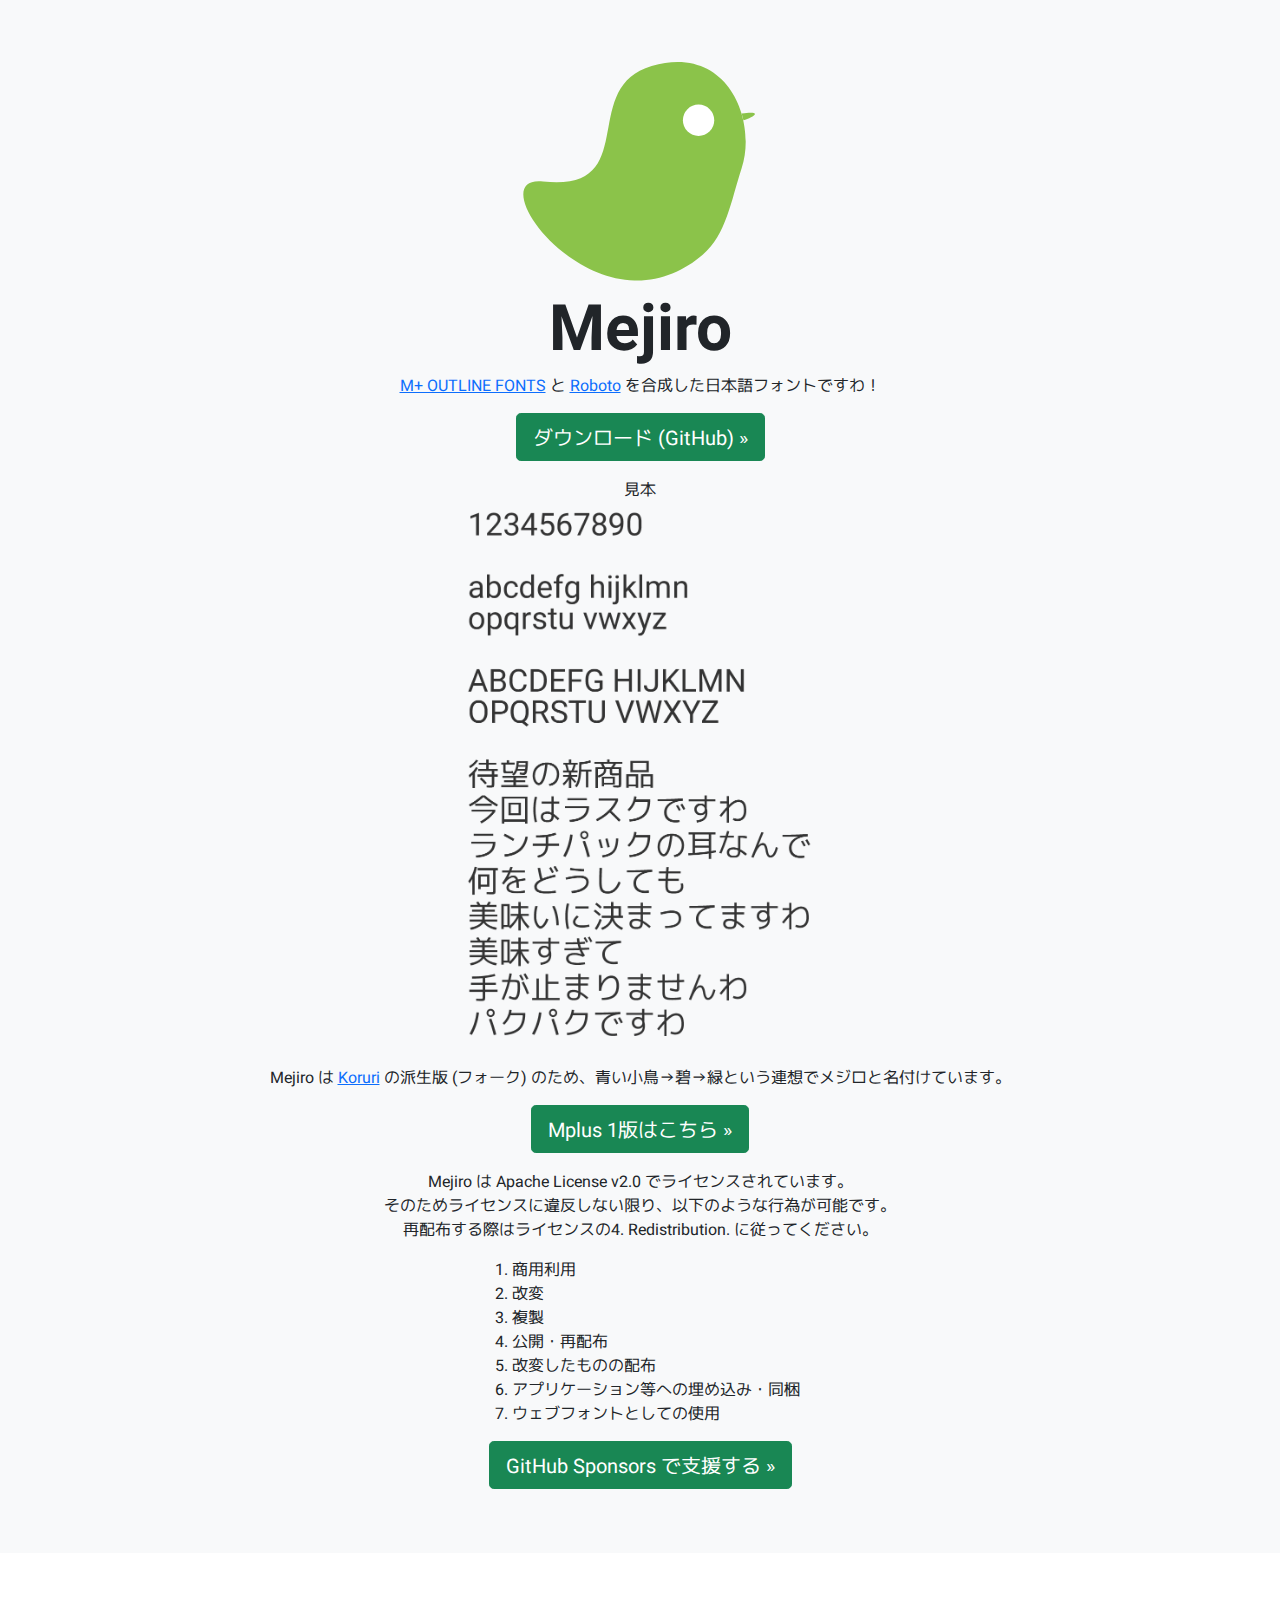
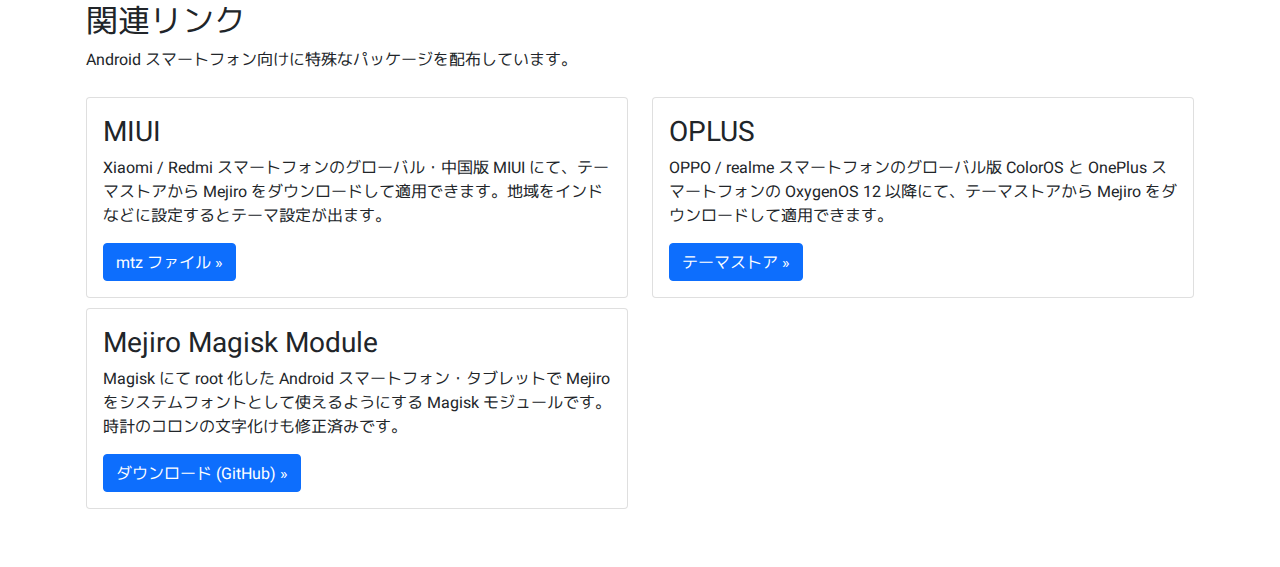
<file: index.html>
<!DOCTYPE html>
<html lang="ja">
<head>
	<meta charset="utf-8">
	<title>Mejiro - M+ FONTS と Roboto を掛け合わせた日本語フォント</title>
	<meta name="viewport" content="width=device-width, initial-scale=1, shrink-to-fit=no">
	<meta name="description" content="Mejiro は M+ FONTS と Roboto を掛け合わせた日本語フォントです。">
	<link rel="preconnect"
	href="https://fonts.gstatic.com"
	crossorigin />
	<link rel="preload"
	as="style"
	href="https://fonts.googleapis.com/css2?family=M+PLUS+1p:wght@400&family=Roboto:wght@400&display=swap" />
	<link rel="stylesheet"
	href="https://fonts.googleapis.com/css2?family=M+PLUS+1p:wght@400&family=Roboto:wght@400&display=swap"
	media="print" onload="this.media='all'" />
	<link href="css/bootstrap.min.css" rel="stylesheet">
	<link href="css/style.css?date=20210726" rel="stylesheet">
	<link rel="icon" href="img/mejiro.svg">
</head>

<body>
	<main role="main">
		<div class="jumbotron bg-light text-center">
			<div class="container">
				<img src="img/mejiro.svg" alt="logo" width="240px">
				<h1 class="mejiro">Mejiro</h1>
				<p class="desc"><a href="http://mplus-fonts.osdn.jp/">M+ OUTLINE FONTS</a> と <a href="https://fonts.google.com/specimen/Roboto">Roboto</a> を合成した日本語フォントですわ！</p>
				<p class="desc"><a class="btn btn-success btn-lg" href="https://github.com/AndroPlus-org/Mejiro/releases" role="button">ダウンロード (GitHub) &raquo;</a></p>

				<p class="desc">見本<br /><img src="img/font.png" alt="サンプルテキストですわ" id="sample"></p>

				<p class="desc">Mejiro は <a href="https://koruri.github.io">Koruri</a> の派生版 (フォーク) のため、青い小鳥→碧→緑という連想でメジロと名付けています。</p>

				<p class="desc"><a class="btn btn-success btn-lg" href="/mc.html" role="button">Mplus 1版はこちら &raquo;</a></p>

				<p class="desc">Mejiro は Apache License v2.0 でライセンスされています。<br />
				そのためライセンスに違反しない限り、以下のような行為が可能です。<br />
				再配布する際はライセンスの4. Redistribution. に従ってください。</p>
				<ol>
					<li>商用利用</li>
					<li>改変</li>
					<li>複製</li>
					<li>公開・再配布</li>
					<li>改変したものの配布</li>
					<li>アプリケーション等への埋め込み・同梱</li>
					<li>ウェブフォントとしての使用</li>
				</ol>

				<p class="desc"><a class="btn btn-success btn-lg" href="https://github.com/sponsors/AndroPlus-org?frequency=one-time" role="button">GitHub Sponsors で支援する &raquo;</a></p>
			</div>
		</div>

		<div class="container">
			<div class="row">
				<div class="col-12">
				<h2>関連リンク</h2>
				<p>Android スマートフォン向けに特殊なパッケージを配布しています。</p>
				</div>
				
				<div class="col-md-6 col-sm-12">
					<div class="card">
						<div class="card-body">
							<h3 class="card-title">MIUI</h3>
							<p class="card-text">Xiaomi / Redmi スマートフォンのグローバル・中国版 MIUI にて、テーマストアから Mejiro をダウンロードして適用できます。地域をインドなどに設定するとテーマ設定が出ます。</p>
							<a href="bin/Mejiro.mtz" class="btn btn-primary">mtz ファイル &raquo;</a>
						</div>
					</div>

					<div class="card">
						<div class="card-body">
							<h3 class="card-title">Mejiro Magisk Module</h3>
							<p class="card-text">Magisk にて root 化した Android スマートフォン・タブレットで Mejiro をシステムフォントとして使えるようにする Magisk モジュールです。時計のコロンの文字化けも修正済みです。</p>
							<a href="https://github.com/AndroPlus-org/magisk-module-mejiro-font/releases" class="btn btn-primary">ダウンロード (GitHub) &raquo;</a>
						</div>
					</div>
				</div>

				<div class="col-md-6 col-sm-12">
					<div class="card">
						<div class="card-body">
							<h3 class="card-title">OPLUS</h3>
							<p class="card-text">OPPO / realme スマートフォンのグローバル版 ColorOS と OnePlus スマートフォンの OxygenOS 12 以降にて、テーマストアから Mejiro をダウンロードして適用できます。</p>
							<a href="https://actimg.heytapimg.com/cdo-activity/202102/20/themedetails/index.html?masterId=4057685&region=JP" class="btn btn-primary">テーマストア &raquo;</a>
						</div>
					</div>
				</div>
			</div>
		</div>

	</main>
</body>
</html>
</file>
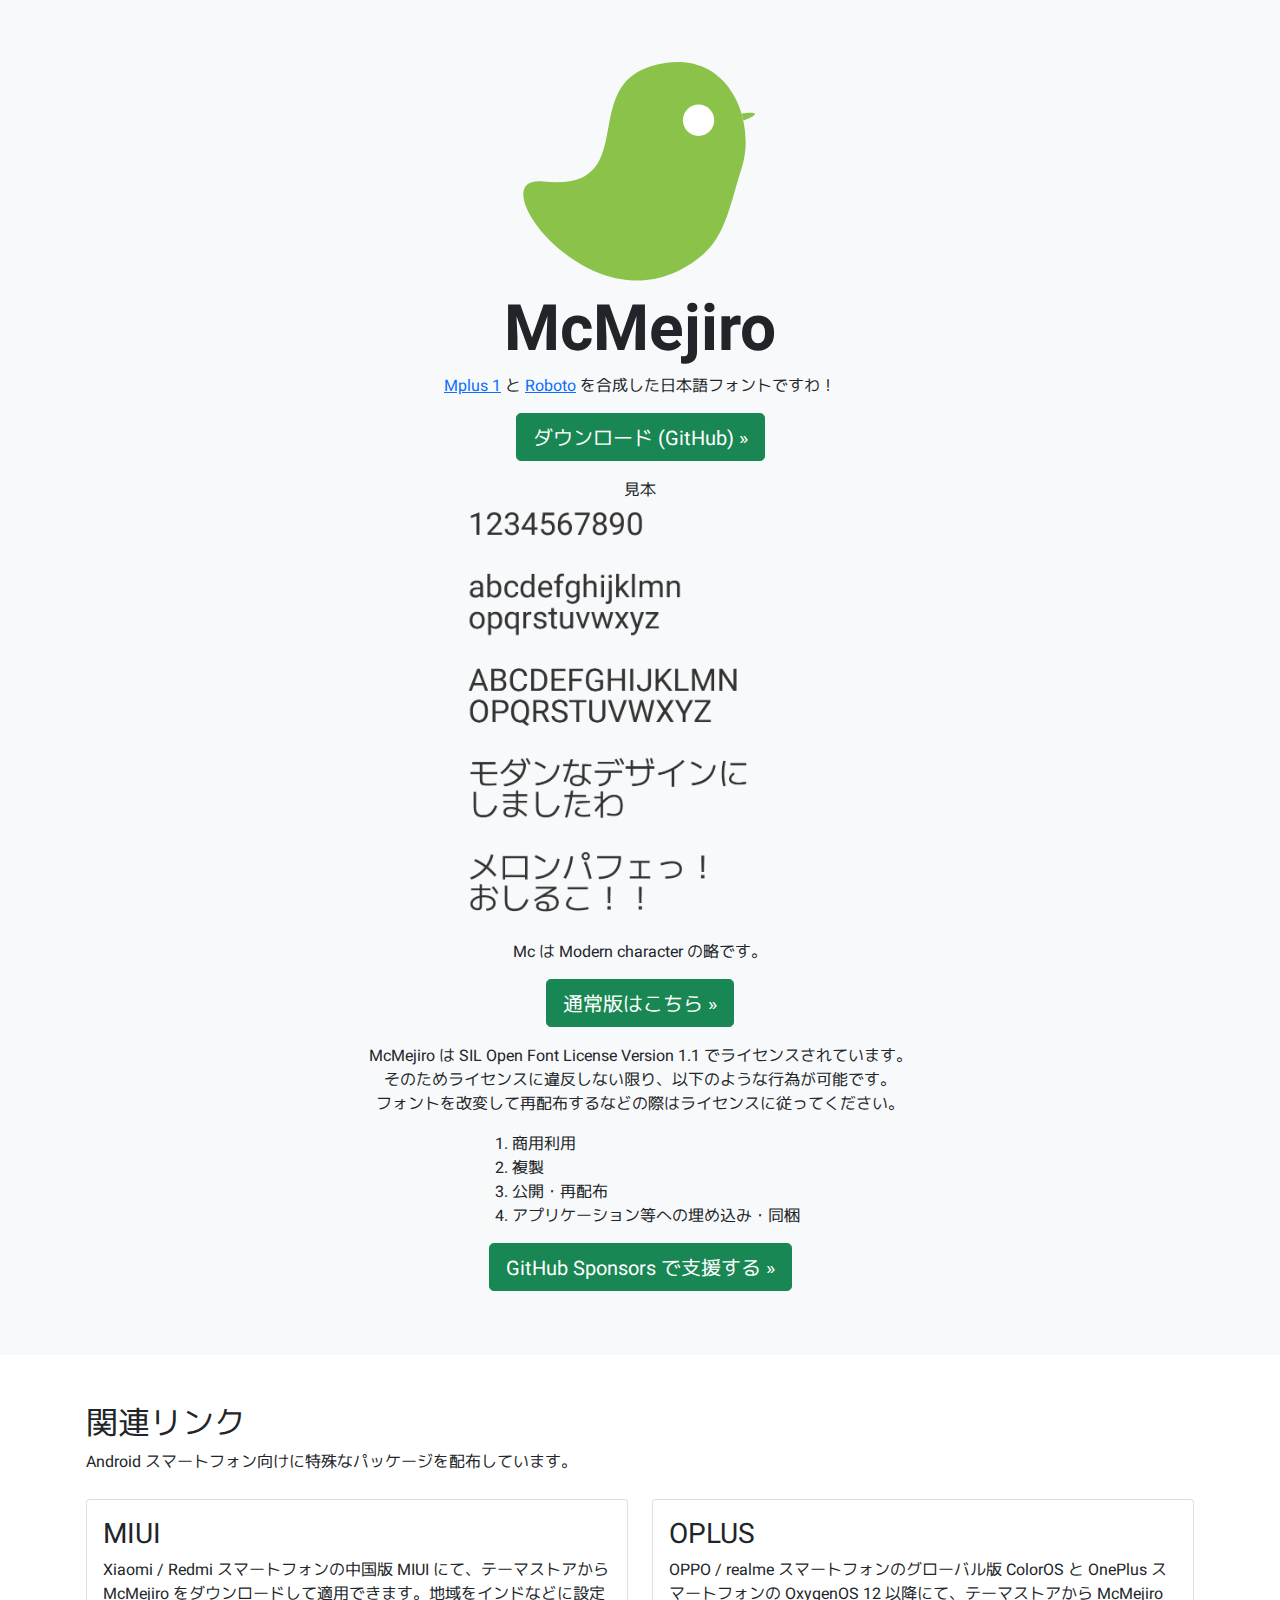
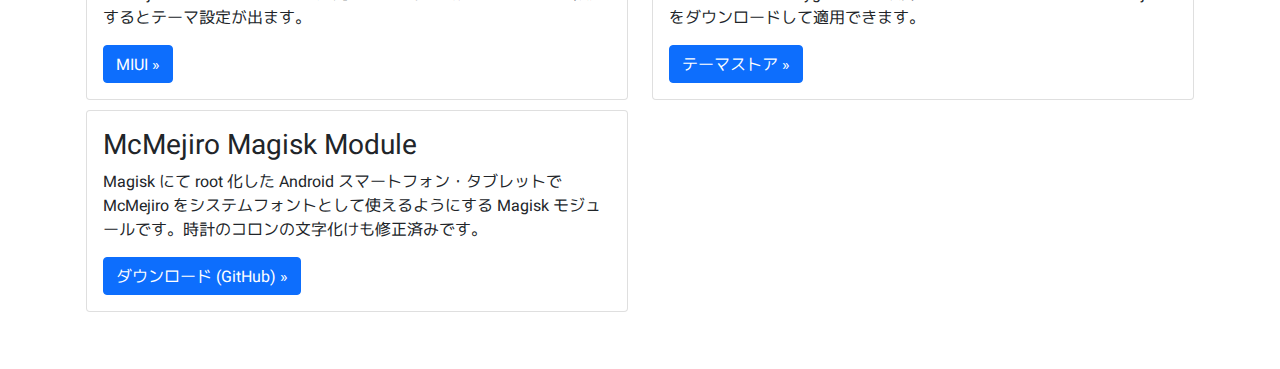
<file: mc.html>
<!DOCTYPE html>
<html lang="ja">
<head>
	<meta charset="utf-8">
	<title>McMejiro - Mplus 1 と Roboto を掛け合わせた日本語フォント</title>
	<meta name="viewport" content="width=device-width, initial-scale=1, shrink-to-fit=no">
	<meta name="description" content="McMejiro は Mplus 1 と Roboto を掛け合わせた日本語フォントです。">
	<link rel="preconnect"
	href="https://fonts.gstatic.com"
	crossorigin />
	<link rel="preload"
	as="style"
	href="https://fonts.googleapis.com/css2?family=M+PLUS+1p:wght@400&family=Roboto:wght@400&display=swap" />
	<link rel="stylesheet"
	href="https://fonts.googleapis.com/css2?family=M+PLUS+1p:wght@400&family=Roboto:wght@400&display=swap"
	media="print" onload="this.media='all'" />
	<link href="css/bootstrap.min.css" rel="stylesheet">
	<link href="css/style.css?date=20210726" rel="stylesheet">
	<link rel="icon" href="img/mejiro.svg">
</head>

<body>
	<main role="main">
		<div class="jumbotron bg-light text-center">
			<div class="container">
				<img src="img/mejiro.svg" alt="logo" width="240px">
				<h1 class="mejiro">McMejiro</h1>
				<p class="desc"><a href="https://github.com/coz-m/MPLUS_FONTS">Mplus 1</a> と <a href="https://fonts.google.com/specimen/Roboto">Roboto</a> を合成した日本語フォントですわ！</p>
				<p class="desc"><a class="btn btn-success btn-lg" href="https://github.com/AndroPlus-org/McMejiro/releases" role="button">ダウンロード (GitHub) &raquo;</a></p>

				<p class="desc">見本<br /><img src="img/font-mc.png" alt="サンプルテキストですわ" id="sample"></p>

				<p class="desc">Mc は Modern character の略です。</p>

				<p class="desc"><a class="btn btn-success btn-lg" href="/" role="button">通常版はこちら &raquo;</a></p>

				<p class="desc">McMejiro は SIL Open Font License Version 1.1 でライセンスされています。<br />
				そのためライセンスに違反しない限り、以下のような行為が可能です。<br />
				フォントを改変して再配布するなどの際はライセンスに従ってください。</p>
				<ol>
					<li>商用利用</li>
					<li>複製</li>
					<li>公開・再配布</li>
					<li>アプリケーション等への埋め込み・同梱</li>
				</ol>

				<p class="desc"><a class="btn btn-success btn-lg" href="https://github.com/sponsors/AndroPlus-org?frequency=one-time" role="button">GitHub Sponsors で支援する &raquo;</a></p>
			</div>
		</div>

		<div class="container">
			<div class="row">
				<div class="col-12">
				<h2>関連リンク</h2>
				<p>Android スマートフォン向けに特殊なパッケージを配布しています。</p>
				</div>
				
				<div class="col-md-6 col-sm-12">
					<div class="card">
						<div class="card-body">
							<h3 class="card-title">MIUI</h3>
							<p class="card-text">Xiaomi / Redmi スマートフォンの中国版 MIUI にて、テーマストアから McMejiro をダウンロードして適用できます。地域をインドなどに設定するとテーマ設定が出ます。</p>
							<a href="https://global.miui.com/en" class="btn btn-primary">MIUI &raquo;</a>
						</div>
					</div>
					
					<div class="card">
						<div class="card-body">
							<h3 class="card-title">McMejiro Magisk Module</h3>
							<p class="card-text">Magisk にて root 化した Android スマートフォン・タブレットで McMejiro をシステムフォントとして使えるようにする Magisk モジュールです。時計のコロンの文字化けも修正済みです。</p>
							<a href="https://github.com/AndroPlus-org/magisk-module-mcmejiro-font/releases" class="btn btn-primary">ダウンロード (GitHub) &raquo;</a>
						</div>
					</div>
				</div>

				<div class="col-md-6 col-sm-12">
					<div class="card">
						<div class="card-body">
							<h3 class="card-title">OPLUS</h3>
							<p class="card-text">OPPO / realme スマートフォンのグローバル版 ColorOS と OnePlus スマートフォンの OxygenOS 12 以降にて、テーマストアから McMejiro をダウンロードして適用できます。</p>
							<a href="https://actimg.heytapimg.com/cdo-activity/202102/20/themedetails/index.html?masterId=4462473&region=JP" class="btn btn-primary">テーマストア &raquo;</a>
						</div>
					</div>
				</div>

			</div>
		</div>

	</main>
</body>
</html>
</file>
<file: css/style.css>
@font-face {
	font-family: "WebMejiro";
	src: url('../fonts/Mejiro-Regular.woff2') format('woff2'),
	url('../fonts/Mejiro-Regular.woff') format('woff'),
	url('../fonts/Mejiro-Regular.ttf') format('truetype');
	font-weight: normal;
    font-style: normal;
}
@font-face {
	font-family: "WebMejiro";
	src: url('../fonts/Mejiro-Bold.woff2') format('woff2'),
	url('../fonts/Mejiro-Bold.woff') format('woff'),
	url('../fonts/Mejiro-Bold.ttf') format('truetype');
	font-weight: bold;
    font-style: normal;
}

body{
	font-family: "WebMejiro", 'Roboto', 'M PLUS 1p', 'Noto Sans Japanese', "Hiragino Sans", "ヒラギノ角ゴ Pro W3", "Hiragino Kaku Gothic Pro", "Meiryo", "MS Gothic", sans-serif;
}
h1{
	font-weight: bold;
}
.mejiro{
	font-size: 4rem;
}
.container{
	padding: 3rem 1rem;
}
#sample{
	width: 90%;
	max-width: 360px;
}
ol, ul {
    display: inline-block;
	text-align: left;
}
.card{
	margin: 0.6rem 0;
}
</file>
